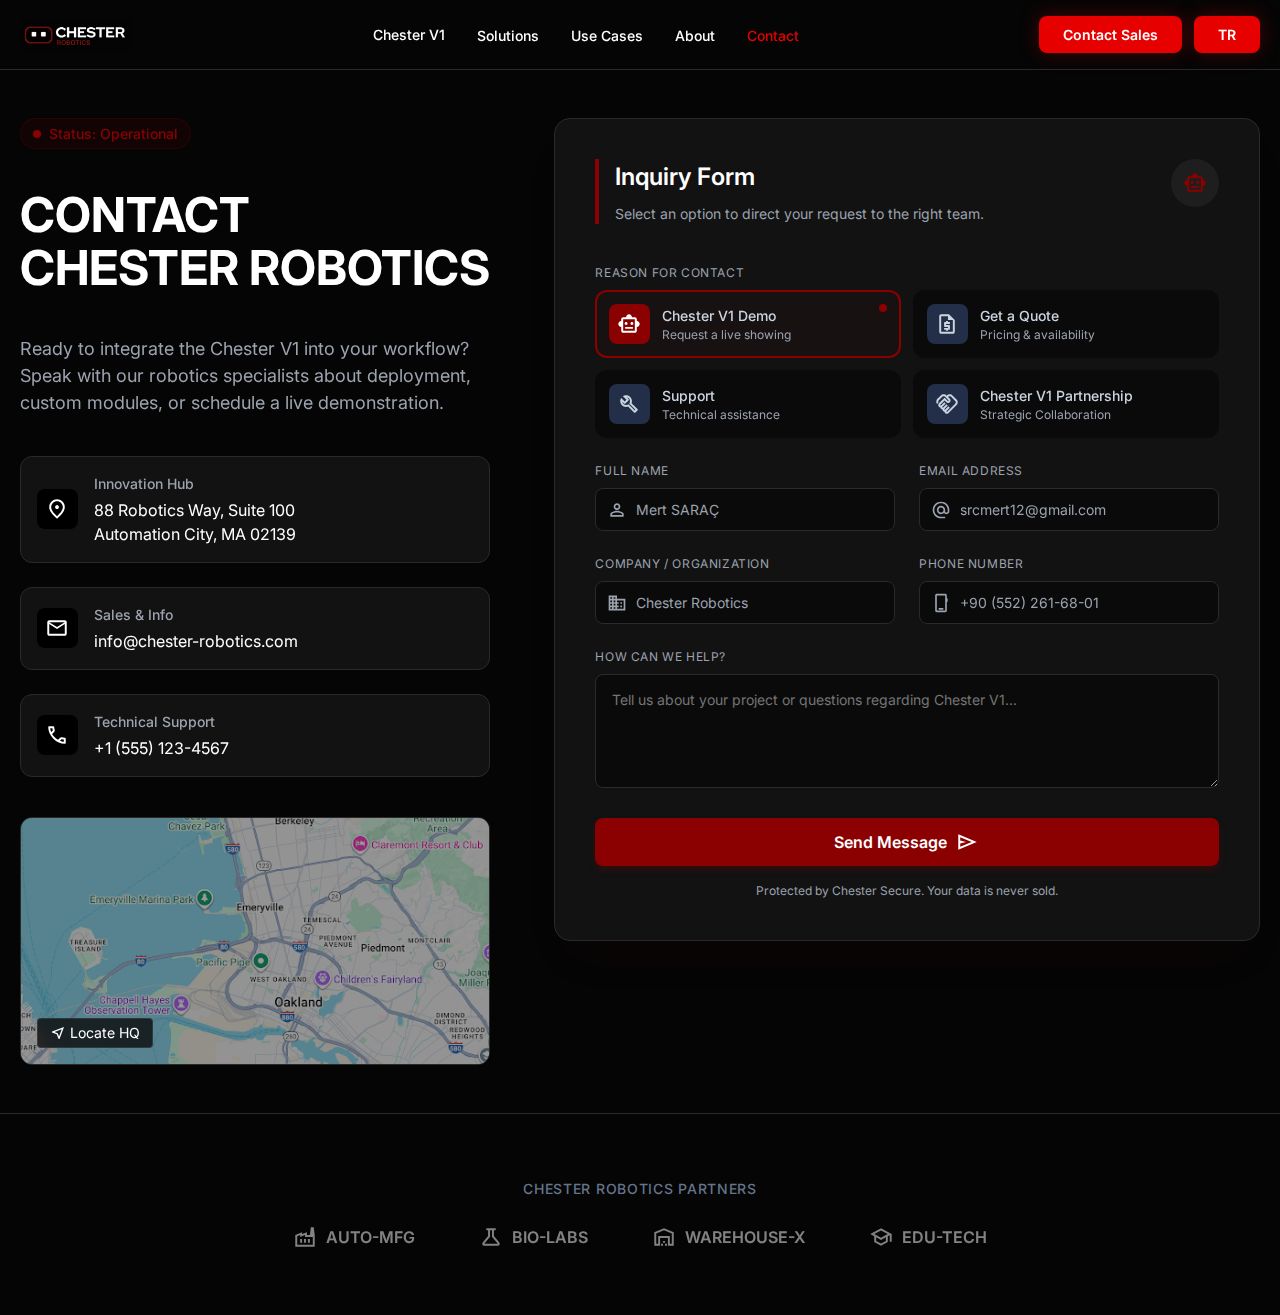
<file: chester5/index.html>
<!DOCTYPE html>
<html lang="en">
<head>
  <meta charset="UTF-8">
  <meta name="viewport" content="width=device-width, initial-scale=1.0">
  <title>chester5</title>
<link rel="preconnect" href="https://fonts.googleapis.com">
<link rel="preconnect" href="https://fonts.gstatic.com" crossorigin>
<link href="https://fonts.googleapis.com/css2?family=Inter:wght@400;500;600;700&display=swap" rel="stylesheet">
  <link rel="stylesheet" href="global.css">
  <style id="sections-styles">
/* CSS for section section:Header */
.sticky-header {
    position: sticky;
    top: 0;
    z-index: 100;
    background-color: rgba(5, 5, 5, 0.95);
    border-bottom: 1px solid var(--border-color);
    backdrop-filter: blur(4px);
    padding: 16px 0;
  }

  .header-content {
    display: flex;
    align-items: center;
    justify-content: space-between;
  }

  .header-cta {
    display: flex;
    align-items: center;
    gap: 12px;
  }

  .logo img {
    height: 32px; /* Approximate based on bounding box */
    width: auto;
  }

  .main-nav {
    display: none; /* Hidden on mobile */
    gap: 32px;
    align-items: center;
  }

  .nav-link {
    color: var(--text-white);
    text-decoration: none;
    font-size: 14px;
    font-weight: 500;
    transition: color 0.2s;
  }

  .nav-link:hover {
    color: var(--text-light-gray);
  }

  .nav-link.text-red {
    color: var(--primary-red);
  }

  .btn-primary {
    background-color: var(--primary-red);
    color: white;
    border: none;
    padding: 10px 24px;
    border-radius: 8px;
    font-weight: 600;
    font-size: 14px;
    box-shadow: 0px 0px 20px rgba(230, 0, 0, 0.3);
    transition: transform 0.1s, box-shadow 0.2s;
  }

  .btn-primary:hover {
    transform: translateY(-1px);
    box-shadow: 0px 0px 25px rgba(230, 0, 0, 0.5);
  }

  .mobile-menu-toggle {
    display: flex;
    flex-direction: column;
    gap: 4px;
    cursor: pointer;
  }

  .mobile-menu-toggle span {
    display: block;
    width: 24px;
    height: 2px;
    background-color: white;
  }

  @media (min-width: 1024px) {
    .main-nav {
      display: flex;
    }
    .mobile-menu-toggle {
      display: none;
    }
  }

/* CSS for section section:MainContent */
#main-content {
    padding: 48px 0;
  }

  .main-grid {
    display: flex;
    flex-direction: column;
    gap: 64px;
  }

  /* Left Column Styles */
  .left-column {
    display: flex;
    flex-direction: column;
    gap: 40px;
    width: 100%;
  }

  .status-badge {
    display: inline-flex;
    align-items: center;
    gap: 8px;
    background-color: rgba(139, 0, 0, 0.1);
    border: 1px solid rgba(139, 0, 0, 0.2);
    padding: 4px 12px;
    border-radius: 9999px;
    width: fit-content;
  }

  .status-dot {
    width: 8px;
    height: 8px;
    background-color: var(--dark-red);
    border-radius: 50%;
  }

  .status-text {
    color: var(--dark-red);
    font-size: 14px;
    font-weight: 500;
  }

  .main-title {
    font-size: 48px; /* text-4xl approx */
    font-weight: 700;
    line-height: 1.1;
    color: var(--text-white);
  }

  .main-description {
    color: var(--text-gray);
    font-size: 18px;
    max-width: 500px;
  }

  .contact-cards {
    display: flex;
    flex-direction: column;
    gap: 24px;
  }

  .info-card {
    display: flex;
    align-items: center;
    gap: 16px;
    background-color: #121212;
    border: 1px solid var(--border-color);
    padding: 16px;
    border-radius: 12px;
  }

  .icon-box {
    background-color: #000;
    border-radius: 8px;
    padding: 6px 8px;
    display: flex;
    align-items: center;
    justify-content: center;
  }

  .info-content h3 {
    color: var(--text-gray);
    font-size: 14px;
    font-weight: 500;
    margin-bottom: 4px;
  }

  .info-content p {
    color: var(--text-white);
    font-size: 16px;
  }

  .map-widget {
    position: relative;
    border-radius: 12px;
    overflow: hidden;
    border: 1px solid var(--border-color);
    height: 248px;
  }

  .map-image {
    width: 100%;
    height: 100%;
    object-fit: cover;
  }

  .map-overlay {
    position: absolute;
    inset: 0;
    background-color: rgba(0, 0, 0, 0.4);
  }

  .locate-btn {
    position: absolute;
    bottom: 16px;
    left: 16px;
    display: flex;
    align-items: center;
    gap: 4px;
    background-color: rgba(10, 10, 10, 0.8);
    border: 1px solid rgba(255, 255, 255, 0.1);
    color: var(--text-white);
    padding: 4px 12px;
    border-radius: 4px;
    backdrop-filter: blur(4px);
    font-size: 14px;
  }

  /* Right Column Styles */
  .right-column {
    width: 100%;
  }

  .form-container {
    background-color: var(--bg-card);
    border: 1px solid var(--border-color);
    border-radius: 16px;
    padding: 40px;
    box-shadow: 0px 25px 50px -12px rgba(139, 0, 0, 0.05);
  }

  .form-header {
    display: flex;
    justify-content: space-between;
    margin-bottom: 40px;
    border-left: 4px solid var(--dark-red);
    padding-left: 16px;
  }

  .form-title-group h2 {
    font-size: 24px;
    font-weight: 600;
    margin-bottom: 8px;
  }

  .form-title-group p {
    color: var(--text-gray);
    font-size: 14px;
  }

  .form-icon-top {
    background-color: rgba(255, 255, 255, 0.05);
    border-radius: 50%;
    width: 48px;
    height: 48px;
    display: flex;
    align-items: center;
    justify-content: center;
  }

  .inquiry-form {
    display: flex;
    flex-direction: column;
    gap: 24px;
  }

  .form-label {
    display: block;
    color: var(--text-gray);
    font-size: 12px;
    margin-bottom: 8px;
    text-transform: uppercase;
    letter-spacing: 0.05em;
  }

  .reason-grid {
    display: grid;
    grid-template-columns: 1fr;
    gap: 12px;
  }

  .reason-option {
    background-color: #0a0a0a;
    border: 2px solid transparent;
    border-radius: 12px;
    padding: 12px;
    display: flex;
    align-items: center;
    gap: 12px;
    cursor: pointer;
    position: relative;
    transition: all 0.2s;
  }

  .reason-option.selected {
    background-color: rgba(139, 0, 0, 0.05);
    border-color: var(--dark-red);
  }

  .option-icon {
    padding: 6px 8px;
    border-radius: 8px;
    display: flex;
    align-items: center;
    justify-content: center;
  }

  .option-icon.red-bg { background-color: var(--dark-red); }
  .option-icon.dark-bg { background-color: #232f48; }

  .option-text {
    display: flex;
    flex-direction: column;
  }

  .opt-title {
    font-size: 14px;
    color: var(--text-light-gray);
    font-weight: 500;
  }

  .opt-desc {
    font-size: 12px;
    color: var(--text-gray);
  }

  .selected-indicator {
    position: absolute;
    top: 12px;
    right: 12px;
    width: 8px;
    height: 8px;
    background-color: var(--dark-red);
    border-radius: 50%;
  }

  .form-row {
    display: flex;
    flex-direction: column;
    gap: 24px;
  }

  .input-wrapper {
    position: relative;
    display: flex;
    align-items: center;
  }

  .input-icon {
    position: absolute;
    left: 12px;
    display: flex;
    align-items: center;
    justify-content: center;
    pointer-events: none;
  }

  .form-input {
    width: 100%;
    background-color: var(--bg-input);
    border: 1px solid var(--border-color);
    border-radius: 8px;
    padding: 12px 16px 12px 40px;
    color: var(--text-white);
    font-size: 14px;
    font-family: inherit;
  }

  .form-input::placeholder {
    color: var(--text-gray);
  }

  .form-textarea {
    width: 100%;
    background-color: var(--bg-input);
    border: 1px solid var(--border-color);
    border-radius: 8px;
    padding: 16px;
    color: var(--text-white);
    font-size: 14px;
    font-family: inherit;
    min-height: 114px;
    resize: vertical;
  }

  .submit-btn {
    width: 100%;
    background-color: var(--dark-red);
    color: white;
    border: none;
    border-radius: 8px;
    height: 48px;
    display: flex;
    align-items: center;
    justify-content: center;
    gap: 8px;
    font-weight: 600;
    font-size: 16px;
    margin-bottom: 16px;
    box-shadow: 0px 4px 6px rgba(139, 0, 0, 0.25);
    transition: background-color 0.2s;
  }

  .submit-btn:hover {
    background-color: #a50000;
  }

  .disclaimer {
    text-align: center;
    color: var(--text-gray);
    font-size: 12px;
  }

  /* Desktop Layout */
  @media (min-width: 1024px) {
    .main-grid {
      flex-direction: row;
      align-items: flex-start;
    }

    .left-column {
      width: 40%;
      position: sticky;
      top: 100px;
    }

    .right-column {
      width: 60%;
    }

    .reason-grid {
      grid-template-columns: 1fr 1fr;
    }

    .form-row {
      flex-direction: row;
    }

    .form-group.half {
      width: 50%;
    }
  }

/* CSS for section section:Partners */
#partners-section {
    padding: 64px 0;
    border-top: 1px solid var(--border-color);
    background-color: var(--bg-dark);
  }

  .partners-wrapper {
    display: flex;
    flex-direction: column;
    align-items: center;
    gap: 24px;
  }

  .partners-title {
    color: #64748b;
    font-size: 14px;
    font-weight: 500;
    text-transform: uppercase;
    letter-spacing: 0.05em;
  }

  .partners-logos {
    display: flex;
    flex-wrap: wrap;
    justify-content: center;
    gap: 32px;
    opacity: 0.5;
  }

  .partner-item {
    display: flex;
    align-items: center;
    gap: 8px;
    color: var(--text-white);
    font-weight: 600;
    font-size: 16px;
  }

  @media (min-width: 768px) {
    .partners-logos {
      gap: 64px;
    }
  }
  </style>
  <script src="global.js" defer></script>
</head>
<body>
<section id="header-section">
  <header class="sticky-header">
    <div class="container header-content">
      <!-- Logo -->
      <div class="logo">
        <img src="images/3d6415eb35f0c102aa98658343488423acbf4c6c.png" alt="Chester Robotics Logo">
      </div>

      <!-- Navigation -->
      <nav class="main-nav">
        <a href="../index.html" class="nav-link" data-tr="Chester V1">Chester V1</a>
        <div class="nav-item-group">
          <a href="../chester2/" class="nav-link" data-tr="Çözümler">Solutions</a>
        </div>
        <div class="nav-item-group">
          <a href="../chester3/" class="nav-link" data-tr="Kullanım Senaryoları">Use Cases</a>
        </div>
        <div class="nav-item-group">
          <a href="../chester4/" class="nav-link" data-tr="Hakkımızda">About</a>
        </div>
        <div class="nav-item-group">
          <a href="../chester5/" class="nav-link text-red active" data-tr="İletişim">Contact</a>
        </div>
      </nav>

      <!-- CTA Button -->
      <div class="header-cta">
        <button class="btn-primary" data-tr="Satışla İletişim">Contact Sales</button>
        <button class="btn-primary lang-toggle" type="button" data-lang-toggle>TR</button>
      </div>
      
      <!-- Mobile Menu Toggle (Visual placeholder) -->
      <div class="mobile-menu-toggle">
        <span></span>
        <span></span>
        <span></span>
      </div>
    </div>
  </header>
</section>
<section id="main-content">
  <div class="container main-grid">
    
    <!-- Left Column: Info & Map -->
    <div class="left-column">
      <!-- Status Badge -->
      <div class="status-badge">
        <span class="status-dot"></span>
        <span class="status-text" data-tr="Durum: Çalışıyor">Status: Operational</span>
      </div>

      <!-- Heading -->
      <h1 class="main-title" data-tr="CHESTER ROBOTICS<br>İLE İLETİŞİM">CONTACT<br>CHESTER ROBOTICS</h1>
      
      <!-- Description -->
      <p class="main-description" data-tr="Chester V1'i iş akışınıza entegre etmeye hazır mısınız? Robotik uzmanlarımızla konuşun; konuşlandırma, özel modüller veya canlı bir demo planlayın.">
        Ready to integrate the Chester V1 into your workflow?
        Speak with our robotics specialists about deployment,
        custom modules, or schedule a live demonstration.
      </p>

      <!-- Contact Info Cards -->
      <div class="contact-cards">
        <!-- Card 1 -->
        <div class="info-card">
          <div class="icon-box">
            <img src="images/3311_133.svg" alt="Innovation Hub Icon">
          </div>
          <div class="info-content">
            <h3 data-tr="İnovasyon Merkezi">Innovation Hub</h3>
            <p>88 Robotics Way, Suite 100<br>Automation City, MA 02139</p>
          </div>
        </div>

        <!-- Card 2 -->
        <div class="info-card">
          <div class="icon-box">
            <img src="images/3311_144.svg" alt="Sales Icon">
          </div>
          <div class="info-content">
            <h3 data-tr="Satış ve Bilgi">Sales & Info</h3>
            <p>info@chester-robotics.com</p>
          </div>
        </div>

        <!-- Card 3 -->
        <div class="info-card">
          <div class="icon-box">
            <img src="images/3311_155.svg" alt="Support Icon">
          </div>
          <div class="info-content">
            <h3 data-tr="Teknik Destek">Technical Support</h3>
            <p>+1 (555) 123-4567</p>
          </div>
        </div>
      </div>

      <!-- Map Widget -->
      <div class="map-widget">
        <img src="images/dd2ccb33e0b3158ea54fae8b31853f8887ca26e1.png" alt="Map Location" class="map-image">
        <div class="map-overlay"></div>
        <button class="locate-btn">
          <img src="images/3311_168.svg" alt="Locate Icon">
          <span data-tr="Merkezi Bul">Locate HQ</span>
        </button>
      </div>
    </div>

    <!-- Right Column: Form -->
    <div class="right-column">
      <div class="form-container">
        <div class="form-header">
          <div class="form-title-group">
            <h2 data-tr="İletişim Formu">Inquiry Form</h2>
            <p data-tr="Talebinizi doğru ekibe yönlendirmek için bir seçenek seçin.">Select an option to direct your request to the right team.</p>
          </div>
          <div class="form-icon-top">
            <img src="images/3311_179.svg" alt="Form Icon">
          </div>
        </div>

        <form class="inquiry-form">
          <!-- Reason Selection Grid -->
          <div class="form-group">
            <label class="form-label" data-tr="İletişim Sebebi">Reason for Contact</label>
            <div class="reason-grid">
              <!-- Option 1 (Selected) -->
              <div class="reason-option selected">
                <div class="option-icon red-bg">
                  <img src="images/3311_189.svg" alt="Demo Icon">
                </div>
                <div class="option-text">
                  <span class="opt-title" data-tr="Chester V1 Demosu">Chester V1 Demo</span>
                  <span class="opt-desc" data-tr="Canlı gösterim talebi">Request a live showing</span>
                </div>
                <div class="selected-indicator"></div>
              </div>

              <!-- Option 2 -->
              <div class="reason-option">
                <div class="option-icon dark-bg">
                  <img src="images/3311_200.svg" alt="Quote Icon">
                </div>
                <div class="option-text">
                  <span class="opt-title" data-tr="Teklif Al">Get a Quote</span>
                  <span class="opt-desc" data-tr="Fiyatlandırma ve uygunluk">Pricing & availability</span>
                </div>
              </div>

              <!-- Option 3 -->
              <div class="reason-option">
                <div class="option-icon dark-bg">
                  <img src="images/3311_210.svg" alt="Support Icon">
                </div>
                <div class="option-text">
                  <span class="opt-title" data-tr="Destek">Support</span>
                  <span class="opt-desc" data-tr="Teknik yardım">Technical assistance</span>
                </div>
              </div>

              <!-- Option 4 -->
              <div class="reason-option">
                <div class="option-icon dark-bg">
                  <img src="images/3311_220.svg" alt="Partnership Icon">
                </div>
                <div class="option-text">
                  <span class="opt-title" data-tr="Chester V1 Ortaklığı">Chester V1 Partnership</span>
                  <span class="opt-desc" data-tr="Stratejik İş Birliği">Strategic Collaboration</span>
                </div>
              </div>
            </div>
          </div>

          <!-- Input Fields Row 1 -->
          <div class="form-row">
            <div class="form-group half">
              <label class="form-label" data-tr="Ad Soyad">Full Name</label>
              <div class="input-wrapper">
                <div class="input-icon">
                  <img src="images/3311_237.svg" alt="User Icon">
                </div>
                <input type="text" placeholder="Mert SARAÇ" class="form-input">
              </div>
            </div>
            <div class="form-group half">
              <label class="form-label" data-tr="E-posta Adresi">Email Address</label>
              <div class="input-wrapper">
                <div class="input-icon">
                  <img src="images/3311_248.svg" alt="Email Icon">
                </div>
                <input type="email" placeholder="srcmert12@gmail.com" class="form-input">
              </div>
            </div>
          </div>

          <!-- Input Fields Row 2 -->
          <div class="form-row">
            <div class="form-group half">
              <label class="form-label" data-tr="Şirket / Organizasyon">Company / Organization</label>
              <div class="input-wrapper">
                <div class="input-icon">
                  <img src="images/3311_260.svg" alt="Company Icon">
                </div>
                <input type="text" placeholder="Chester Robotics" class="form-input">
              </div>
            </div>
            <div class="form-group half">
              <label class="form-label" data-tr="Telefon Numarası">Phone Number</label>
              <div class="input-wrapper">
                <div class="input-icon">
                  <img src="images/3311_271.svg" alt="Phone Icon">
                </div>
                <input type="tel" placeholder="+90 (552) 261-68-01" class="form-input">
              </div>
            </div>
          </div>

          <!-- Textarea -->
          <div class="form-group">
            <label class="form-label" data-tr="Nasıl yardımcı olabiliriz?">How can we help?</label>
            <textarea class="form-textarea" placeholder="Tell us about your project or questions regarding Chester V1..." data-tr-placeholder="Projenizden veya Chester V1 ile ilgili sorularınızdan bahsedin..."></textarea>
          </div>

          <!-- Submit Area -->
          <div class="form-footer">
            <button type="submit" class="submit-btn">
              <span data-tr="Mesaj Gönder">Send Message</span>
              <img src="images/3311_284.svg" alt="Arrow Icon">
            </button>
            <p class="disclaimer" data-tr="Chester Secure tarafından korunur. Verileriniz asla satılmaz.">Protected by Chester Secure. Your data is never sold.</p>
          </div>
        </form>
      </div>
    </div>
  </div>
</section>
<section id="partners-section">
  <div class="container">
    <div class="partners-wrapper">
      <p class="partners-title" data-tr="Chester Robotics İş Ortakları">Chester Robotics Partners</p>
      <div class="partners-logos">
        <!-- Partner 1 -->
        <div class="partner-item">
          <img src="images/3311_295.svg" alt="Auto MFG Icon">
          <span>AUTO-MFG</span>
        </div>
        <!-- Partner 2 -->
        <div class="partner-item">
          <img src="images/3311_300.svg" alt="Bio Labs Icon">
          <span>BIO-LABS</span>
        </div>
        <!-- Partner 3 -->
        <div class="partner-item">
          <img src="images/3311_305.svg" alt="Warehouse X Icon">
          <span>WAREHOUSE-X</span>
        </div>
        <!-- Partner 4 -->
        <div class="partner-item">
          <img src="images/3311_310.svg" alt="Edu Tech Icon">
          <span>EDU-TECH</span>
        </div>
      </div>
    </div>
  </div>
</section>
</body>
</html>
</file>
<file: chester5/global.css>
:root {
  --bg-dark: #050505;
  --bg-card: #121212;
  --bg-input: #0a0a0a;
  --primary-red: #e60000;
  --dark-red: #8b0000;
  --border-color: #2a2a2a;
  --text-white: #ffffff;
  --text-gray: #9ca3af;
  --text-light-gray: #cbd5e1;
  --font-main: 'Inter', sans-serif;
}

* {
  box-sizing: border-box;
}

body {
  margin: 0;
  padding: 0;
  font-family: var(--font-main);
  background-color: var(--bg-dark);
  color: var(--text-white);
  line-height: 1.5;
}

img {
  max-width: 100%;
  display: block;
}

.container {
  max-width: 1440px;
  margin: 0 auto;
  padding: 0 20px;
  width: 100%;
}

h1, h2, h3, h4, h5, h6, p {
  margin: 0;
}

button {
  font-family: inherit;
  cursor: pointer;
}

.hidden {
  display: none;
}

/* Utility for spacing */
.mt-1 { margin-top: 0.25rem; }
.mb-2 { margin-bottom: 0.5rem; }
.mb-4 { margin-bottom: 1rem; }
.mb-6 { margin-bottom: 1.5rem; }
.mb-8 { margin-bottom: 2rem; }

/* Responsive Grid/Flex Utilities */
.flex { display: flex; }
.flex-col { flex-direction: column; }
.items-center { align-items: center; }
.justify-between { justify-content: space-between; }
.justify-center { justify-content: center; }
.gap-4 { gap: 1rem; }
.gap-6 { gap: 1.5rem; }
.gap-8 { gap: 2rem; }
.w-full { width: 100%; }
.relative { position: relative; }
.absolute { position: absolute; }

@media (min-width: 1024px) {
  .lg\:flex-row { flex-direction: row; }
  .lg\:w-1\/2 { width: 50%; }
  .lg\:w-auto { width: auto; }
}
</file>
